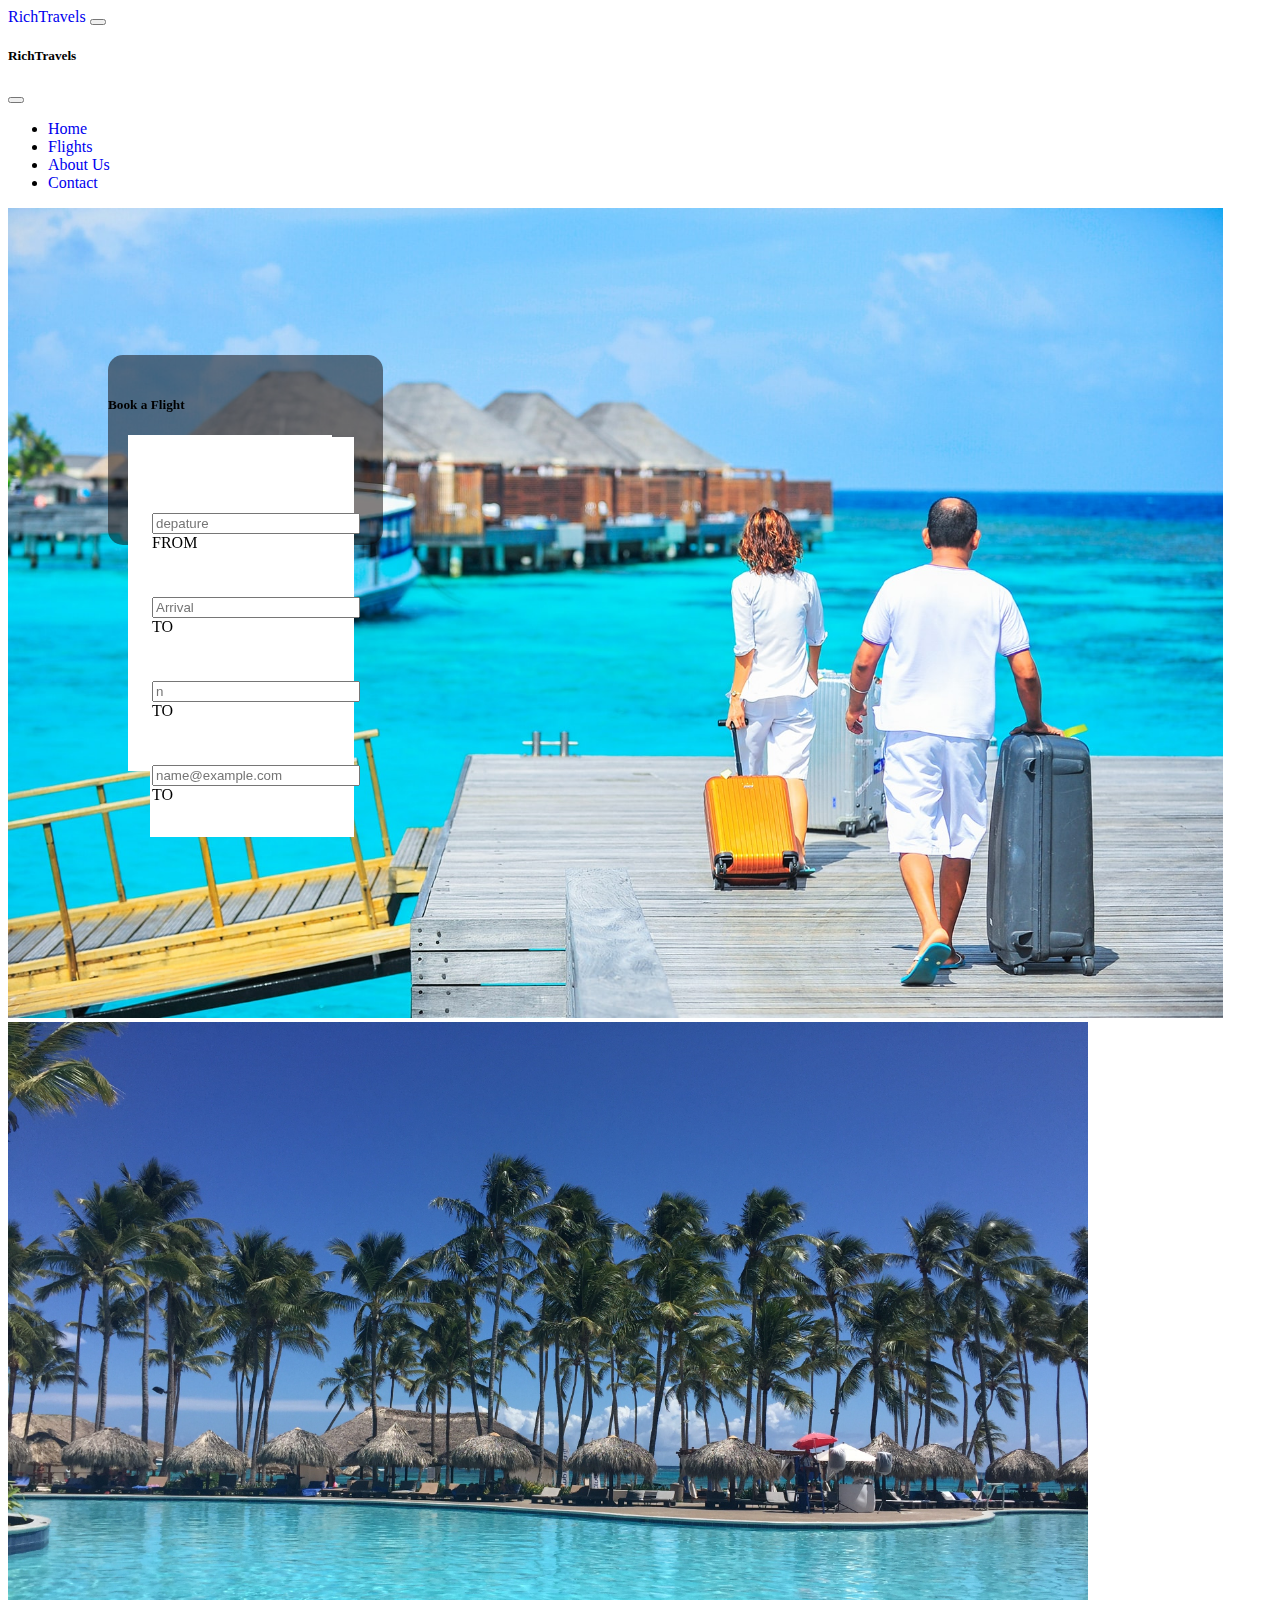
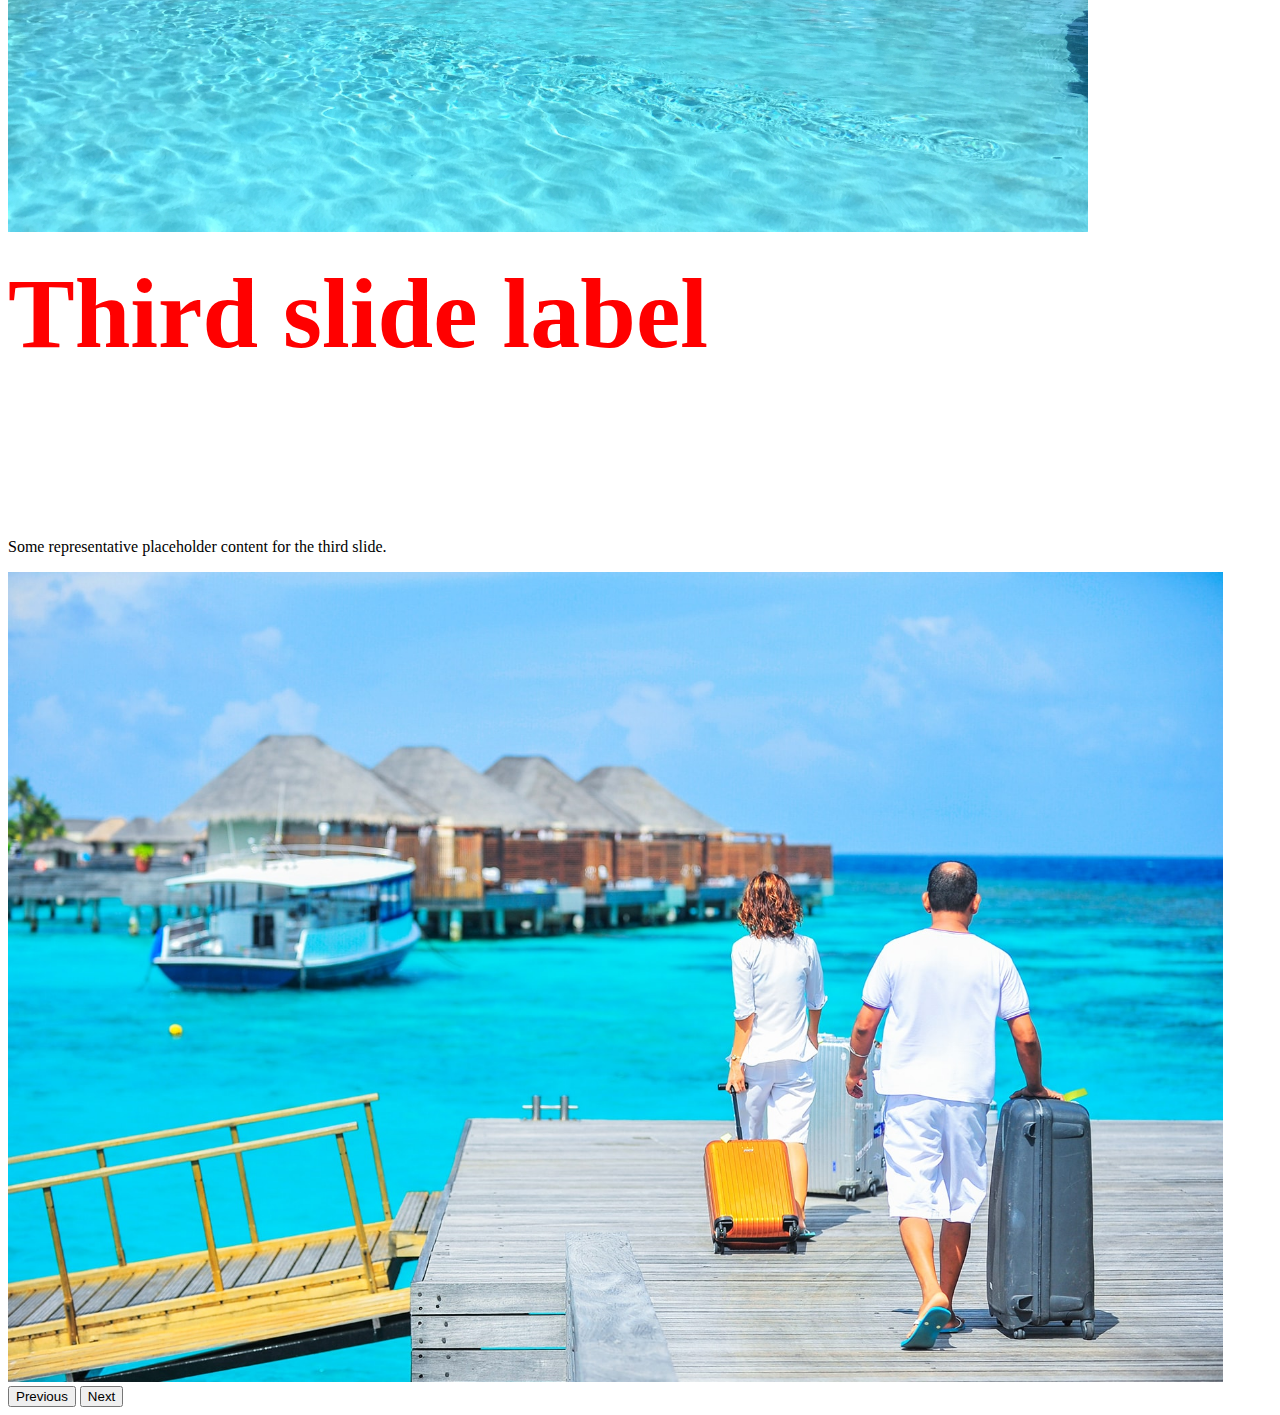
<file: airline/index.html>
<!DOCTYPE html>
<html lang="en">

<head>
    <meta charset="UTF-8">
    <meta http-equiv="X-UA-Compatible" content="IE=edge">
    <meta name="viewport" content="width=device-width, initial-scale=1.0">
    <link href="https://cdn.jsdelivr.net/npm/bootstrap@5.1.3/dist/css/bootstrap.min.css" rel="stylesheet" integrity="sha384-1BmE4kWBq78iYhFldvKuhfTAU6auU8tT94WrHftjDbrCEXSU1oBoqyl2QvZ6jIW3" crossorigin="anonymous">
    <link rel="stylesheet" href="https://cdn.jsdelivr.net/npm/bootstrap-icons@1.3.0/font/bootstrap-icons.css">
    <link rel="stylesheet" href="https://pro.fontawesome.com/releases/v5.10.0/css/all.css" integrity="sha384-AYmEC3Yw5cVb3ZcuHtOA93w35dYTsvhLPVnYs9eStHfGJvOvKxVfELGroGkvsg+p" crossorigin="anonymous" />
    <link rel="stylesheet" href="style.css">
    <title>Document</title>
    <style>

    </style>
</head>

<body>
    <nav class="navbar navbar-light bg-light navbar-expand-lg fixed-top">
        <div class="container-fluid">
            <a class="navbar-brand ms-5 fw-bold" href="#">RichTravels</a>
            <button class="navbar-toggler" type="button" data-bs-toggle="offcanvas" data-bs-target="#offcanvasNavbar" aria-controls="offcanvasNavbar">
            <span class="navbar-toggler-icon"></span>
          </button>
            <div class="offcanvas offcanvas-end" tabindex="-1" id="offcanvasNavbar" aria-labelledby="offcanvasNavbarLabel">
                <div class="offcanvas-header">
                    <h5 class="offcanvas-title fw-bold" id="offcanvasNavbarLabel">RichTravels</h5>
                    <button type="button" class="btn-close text-reset" data-bs-dismiss="offcanvas" aria-label="Close"></button>
                </div>
                <div class="offcanvas-body">
                    <ul class="navbar-nav justify-content-center flex-grow-1 pe-3">
                        <li class="nav-item">
                            <a class="nav-link active" aria-current="page" href="index.html">Home</a>
                        </li>
                        <li class="nav-item">
                            <a class="nav-link" href="flight-plan.html">Flights</a>
                        </li>
                        <li class="nav-item">
                            <a class="nav-link" href="#">About Us</a>
                        </li>
                        <li class="nav-item">
                            <a class="nav-link" href="#l">Contact</a>
                        </li>
                    </ul>

                </div>
            </div>
        </div>
    </nav>
    <div class="contianer-fluid">
        <div id="carouselExampleFade" class="carousel slide carousel-dark carousel-fade" data-bs-ride="carousel">
            <div class="carousel-inner">

                <div class="carousel-item active">
                    <img src="images/hotel1.jpg" class="d-block w-100" alt="..." style="height: 90vh;">
                </div>
                <div class="carousel-item">
                    <img src="images/1.jpg" class="d-block w-100" alt="..." style="height: 90vh;">
                    <div class="carousel-caption d-md-block">
                        <h5 style="color:red;font-size: 100px;text-align: left;margin-top: 20px;">Third slide label</h5>
                        <p>Some representative placeholder content for the third slide.</p>
                    </div>
                </div>
                <div class="carousel-item">
                    <img src="images/hotel1.jpg" class="d-block w-100" alt="..." style="height: 90vh;">
                </div>
            </div>
            <div class="vertical-center">
                <div class="container">
                    <div class="row d-flex justify-content-center flight-booking">
                        <h5 class="ms-3 text-white">Book a Flight</h5>
                        <div class="col-lg-3 col-md-6 col-xs-12 d-flex" style="height: 80px;">
                            <div class="icons">
                                <i class="fas fa-plane-departure"></i>
                            </div>
                            <div class="form-floating mb-3 ms-1 pe-5">
                                <input type="email" class="form-control border-0" id="floatingInput" style="width:100%;" placeholder="depature">
                                <label for="floatingInput fw-bold">FROM</label>
                            </div>
                        </div>
                        <div class="col-md-3 col-sm-4 col-xs-12 d-flex" style="height: 80px;">
                            <div class="icons">
                                <i class="fas fa-plane-arrival"></i>
                            </div>
                            <div class="form-floating mb-3 ms-1 pe-5">
                                <input type="email " class="form-control border-0 " id="floatingInput" style="width: 100%;" placeholder="Arrival">
                                <label for="floatingInput fw-bold ">TO</label>
                            </div>
                        </div>
                        <div class="col-md-3 col-sm-4 col-xs-12 d-flex" style="height: 80px;">
                            <div class="icons">
                                <i class="fas fa-plane-arrival"></i>
                            </div>
                            <div class="form-floating mb-3 ms-1 pe-5 ">
                                <input type="email " class="form-control border-0 " id="floatingInput " style="width: 100%; " placeholder="n">
                                <label for="floatingInput fw-bold ">TO</label>
                            </div>
                        </div>
                        <div class="col-md-3 col-sm-4 col-xs-12 d-flex" style="height: 80px;">
                            <div class="icons">
                                <i class="fas fa-plane-arrival"></i>
                            </div>
                            <div class="form-floating mb-3 ms-1 pe-5 ">
                                <input type="email " class="form-control border-0 " id="floatingInput " style="width: 100%; " placeholder="name@example.com ">
                                <label for="floatingInput fw-bold ">TO</label>
                            </div>
                        </div>

                    </div>

                </div>
            </div>

            <button class="carousel-control-prev" type="button" data-bs-target="#carouselExampleFade" data-bs-slide="prev">
                <span class="carousel-control-prev-icon" aria-hidden="true"></span>
                <span class="visually-hidden">Previous</span>
              </button>
            <button class="carousel-control-next" type="button" data-bs-target="#carouselExampleFade" data-bs-slide="next">
                <span class="carousel-control-next-icon" aria-hidden="true"></span>
                <span class="visually-hidden">Next</span>
            </button>
        </div>
    </div>


    <script src="https://cdn.jsdelivr.net/npm/@popperjs/core@2.10.2/dist/umd/popper.min.js " integrity="sha384-7+zCNj/IqJ95wo16oMtfsKbZ9ccEh31eOz1HGyDuCQ6wgnyJNSYdrPa03rtR1zdB " crossorigin="anonymous "></script>
    <script src="https://cdn.jsdelivr.net/npm/bootstrap@5.1.3/dist/js/bootstrap.min.js " integrity="sha384-QJHtvGhmr9XOIpI6YVutG+2QOK9T+ZnN4kzFN1RtK3zEFEIsxhlmWl5/YESvpZ13 " crossorigin="anonymous "></script>

</body>

</html>
</file>
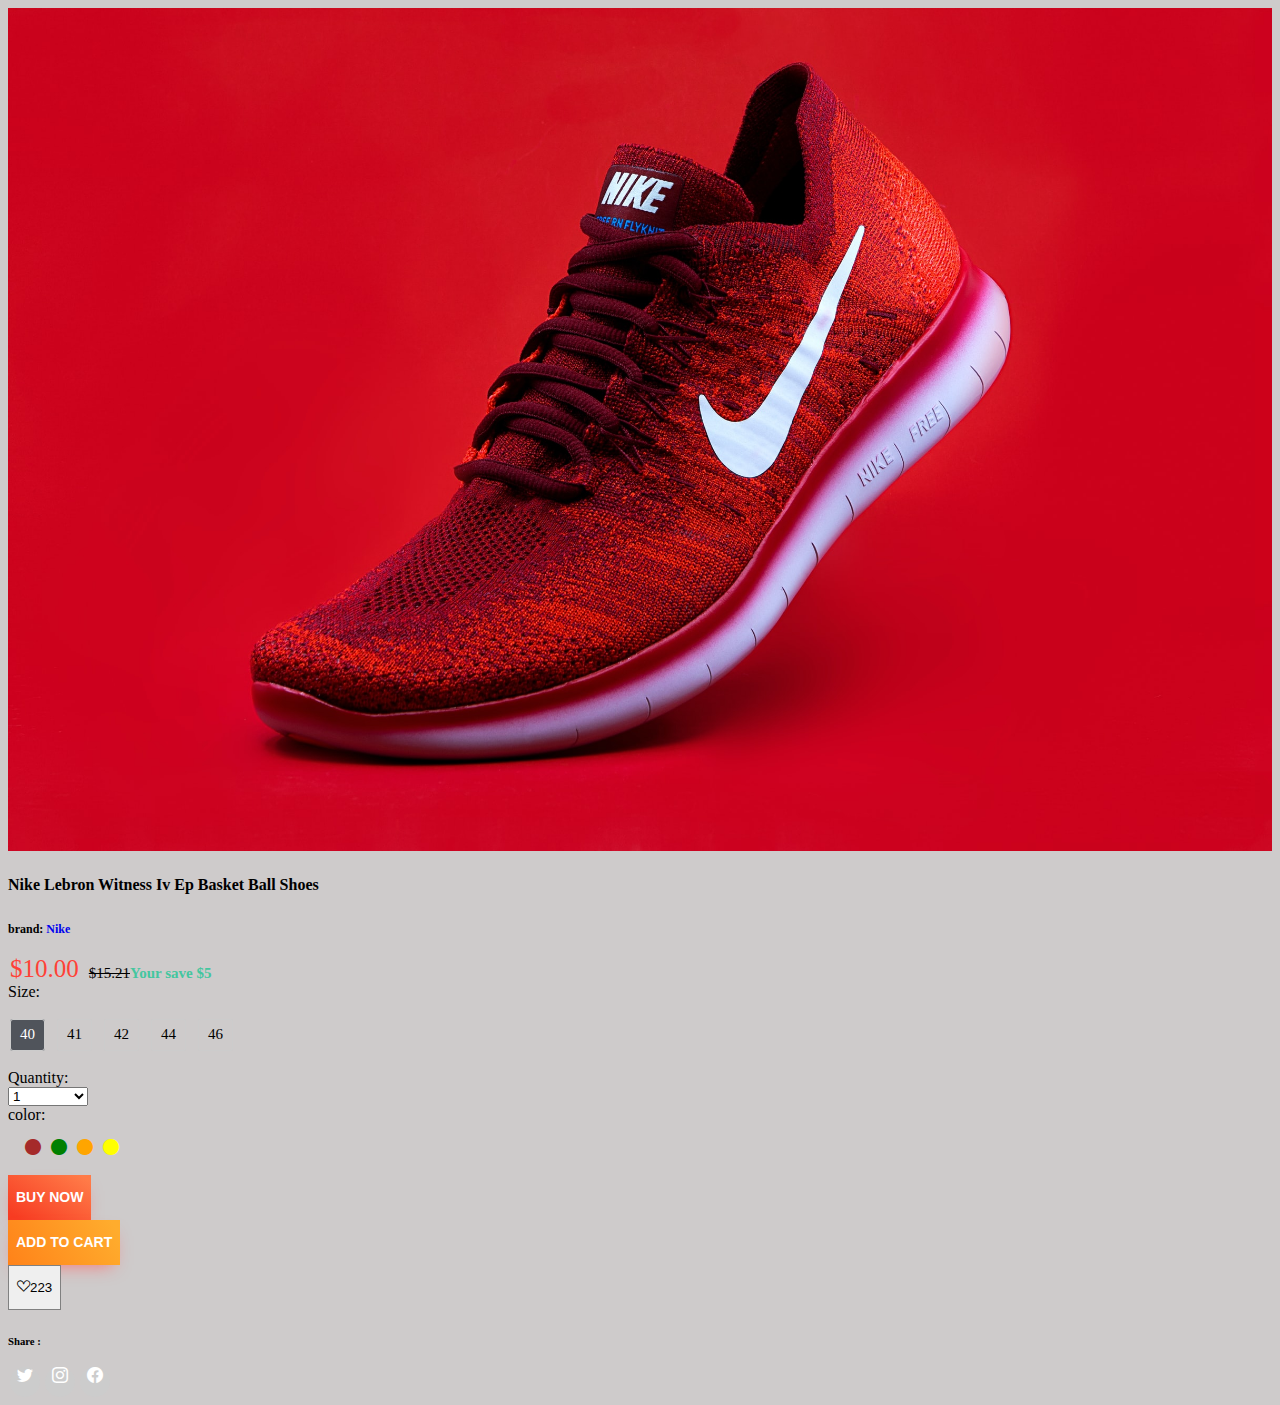
<file: IntoductionToNodeJS/index.html>
<!DOCTYPE html>
<html lang="en">

<head>
    <meta charset="UTF-8">
    <meta http-equiv="X-UA-Compatible" content="IE=edge">
    <meta name="viewport" content="width=device-width, initial-scale=1.0">
    <title>Document</title>
    <link href="https://cdn.jsdelivr.net/npm/bootstrap@5.1.3/dist/css/bootstrap.min.css" rel="stylesheet" integrity="sha384-1BmE4kWBq78iYhFldvKuhfTAU6auU8tT94WrHftjDbrCEXSU1oBoqyl2QvZ6jIW3" crossorigin="anonymous">
    <link rel="stylesheet" href="https://cdn.jsdelivr.net/npm/bootstrap-icons@1.3.0/font/bootstrap-icons.css">
    <style>
        body {
            background-color: rgb(206, 203, 203);
        }
        
        a {
            text-decoration: none;
        }
        
        .product-title {
            text-transform: uppercase;
            margin: 0 0 15px;
        }
        
        .Product-price {
            display: flex;
            padding-left: 2px;
            font-size: 20px;
            margin-top: -10px;
        }
        
        .new-price {
            color: #ff4136;
            font-size: 25px;
        }
        
        .old-price {
            text-decoration: line-through;
            margin-right: 4px;
            font-size: 15px;
            margin: 10px 0px 0px 10px;
        }
        
        .saving {
            font-size: 15px;
            color: #44c69f;
            font-weight: 700;
            margin-top: 10px;
        }
        
        .product-size-list {
            list-style: none;
            display: flex;
            padding: 2px;
        }
        
        .product-size-list li {
            margin-right: 12px;
            padding: 0 10px;
            box-shadow: inset 0 0 0 1px #ccc;
            border-radius: 3px;
            cursor: pointer;
        }
        
        .selected {
            background-color: #50545b;
            border: none;
            color: #fff;
        }
        
        .product-size-list li div {
            height: 32px;
            line-height: 30px;
            white-space: nowrap;
            font-size: 15px;
        }
        
        .color-option {
            margin-left: 15px;
        }
        
        .color-option li {
            margin-right: 10px;
            margin-top: -3px;
        }
        
        .brown {
            color: brown;
        }
        
        .green {
            color: green;
        }
        
        .orange {
            color: orange;
        }
        
        .yellow {
            color: yellow;
        }
        
        .buy-btn {
            box-shadow: 0 0.5rem 1.125rem -0.5rem rgb(254 105 106 / 90%);
            cursor: pointer;
            text-align: center;
            border: 0;
            text-transform: uppercase;
            background-image: linear-gradient( 213deg, #ff7b48 7%, #f73c22 92%);
            padding: 8px;
            display: block;
            color: white;
            font-size: 14px;
            font-weight: 600;
            height: 45px;
        }
        
        .cart-btn {
            box-shadow: 0 0.5rem 1.125rem -0.5rem rgb(254 105 106 / 90%);
            cursor: pointer;
            text-align: center;
            border: 0;
            text-transform: uppercase;
            background-image: linear-gradient( 239deg, #ffac2d 7%, #ff8219);
            padding: 8px;
            display: block;
            color: white;
            font-size: 14px;
            font-weight: 600;
            height: 45px;
        }
        
        .wish-btn {
            height: 45px;
            border: 1px solid gray;
            padding: 8px;
            display: block;
            text-align: center;
        }
        
        .share-links {
            display: flex;
            padding-left: 2px;
            margin-top: -5px;
        }
        
        .share-links a {
            text-align: none;
            background-color: #ccc;
            border-radius: 50%;
            padding: 0px 5px;
            height: 30px;
            margin-right: 5px;
        }
        
        .share-links a i {
            padding: 2px;
            color: white;
        }
        
        .share-links a:hover {
            background-color: white;
            border: 1px solid rgb(204, 203, 203);
        }
        
        .share-links a:hover>i {
            color: red;
        }
    </style>
</head>

<body>
    <div class="container">
        <div class="row bg-light p-4 mt-5">
            <div class="col-md-6 productImage mt-5">
                <img src="sneaker.jpg" alt="nike sneaker" style="width: 100%;height:80%;">
            </div>

            <div class="col-md-5 col-lg-5 col-sm-12 col-xs-12 mt-5">
                <div>
                    <div class="title">
                        <h4>Nike Lebron Witness Iv Ep Basket Ball Shoes</h4>
                    </div>
                    <div class="d-flex mt-3">
                        <h6 class="text-uppercase" style="font-size: 12px;">brand: <span><a href="#" >Nike</a> </span></h6>
                        <!-- <i class="bi bi-star "></i> -->
                    </div>
                    <!-- <p>The Nike Air Max Bolt moves in a white and black man-made upper with mesh inserts to keep things breezy. This ultra-cushioned design makes running or working-out real comfortable</p> -->

                    <div class="Product-price mt-2 ">
                        <span class="new-price ">$10.00</span>
                        <span class="old-price ">$15.21</span>
                        <span class="saving ms-4 ">Your save $5</span>
                    </div>

                    <div class="product-info d-flex mt-3 ">
                        <div class="product-size mb-3 me-4 ">
                            <span>Size: </span>
                        </div>
                        <ul class="product-size-list ">
                            <li class="selected ">
                                <div><span>40</span></div>
                            </li>
                            <li>
                                <div><span>41</span></div>
                            </li>
                            <li>
                                <div><span>42</span></div>
                            </li>
                            <li>
                                <div><span>44</span></div>
                            </li>
                            <li>
                                <div><span>46</span></div>
                            </li>
                        </ul>
                    </div>
                    <div class="quantity d-flex mt-3 ">
                        <div class="quantity-title d-flex mb-3 me-4 ">
                            <span>Quantity: </span>
                        </div>
                        <select class="form-select me-3 " style="width: 5rem; ">
                            <option value="1 ">1</option>
                            <option value="2 ">2</option>
                            <option value="3 ">3</option>
                            <option value="4 ">4</option>
                            <option value="5 ">5</option>
                        </select>
                    </div>
                    <div class="colors d-flex mt-3 ">
                        <span>color: </span>
                        <ul class="color-option " style="list-style:none; display: flex;padding: 2px; ">
                            <li class="brown "><i class="bi bi-circle-fill "></i></li>
                            <li class="green "><i class="bi bi-circle-fill "></i></li>
                            <li class="orange "><i class="bi bi-circle-fill "></i></li>
                            <li class="yellow "><i class="bi bi-circle-fill "></i></li>
                        </ul>
                    </div>


                    <div class=" button mb-3 d-flex mt-3 ">
                        <button class="btn buy-btn d-block w-100 " type="submit "><span>Buy Now</span></button>
                        <button class="btn cart-btn d-block w-100 ms-2 " type="submit "><span>Add to Cart</span></button>
                        <button class="btn wish-btn d-block ms-2 w-50 d-flex " data-toggle="button ">
                            <i class="bi bi-suit-heart ms-2 me-2 "></i><span>223</span>
                          </button>
                    </div>

                    <div class="share d-flex mt-4 ">
                        <h6>Share :</h6>
                        <div class="share-links ">
                            <a href="# "><i class="bi bi-twitter "></i></a>
                            <a href="# "><i class="bi bi-instagram "></i></a>
                            <a href="# "><i class="bi bi-facebook "></i></a>

                        </div>
                    </div>
                </div>

            </div>
        </div>
        <script src="https://cdn.jsdelivr.net/npm/@popperjs/core@2.10.2/dist/umd/popper.min.js " integrity="sha384-7+zCNj/IqJ95wo16oMtfsKbZ9ccEh31eOz1HGyDuCQ6wgnyJNSYdrPa03rtR1zdB " crossorigin="anonymous "></script>
        <script src="https://cdn.jsdelivr.net/npm/bootstrap@5.1.3/dist/js/bootstrap.min.js " integrity="sha384-QJHtvGhmr9XOIpI6YVutG+2QOK9T+ZnN4kzFN1RtK3zEFEIsxhlmWl5/YESvpZ13 " crossorigin="anonymous "></script>

</body>

</html>
</file>
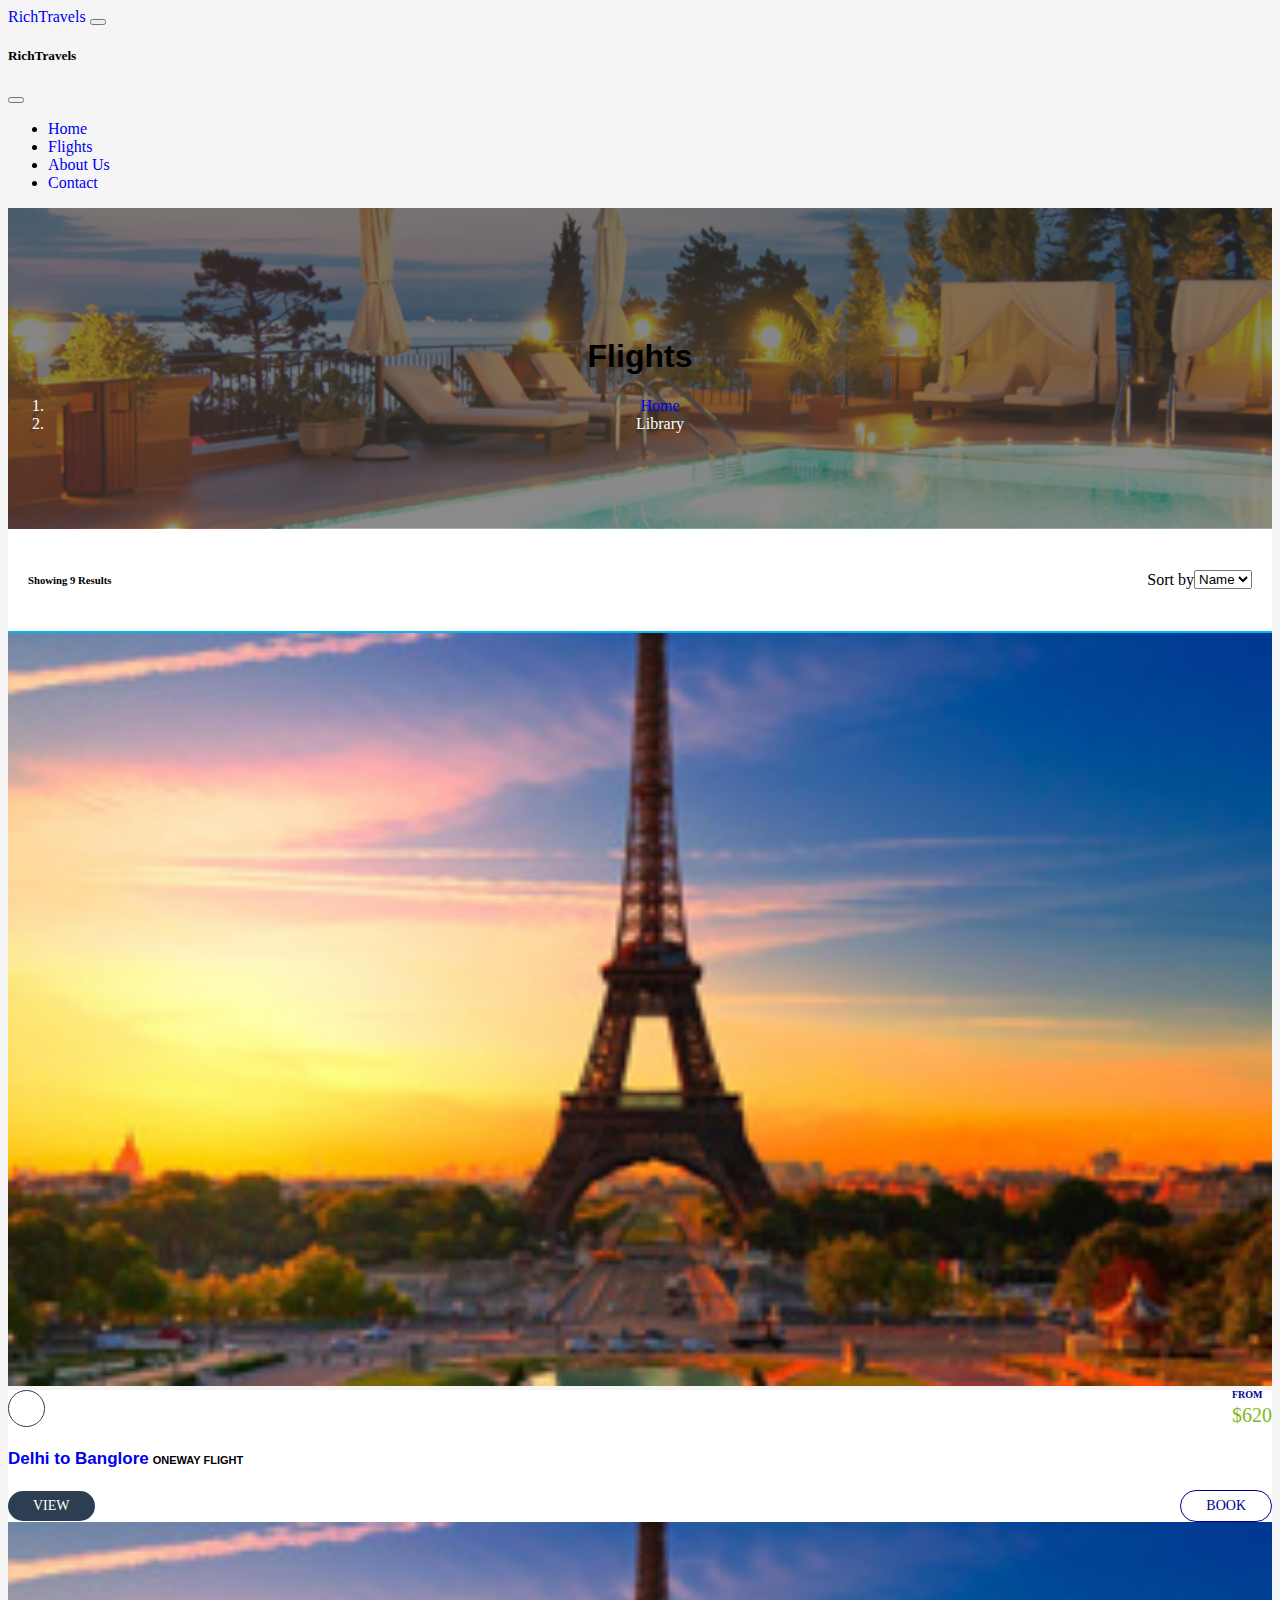
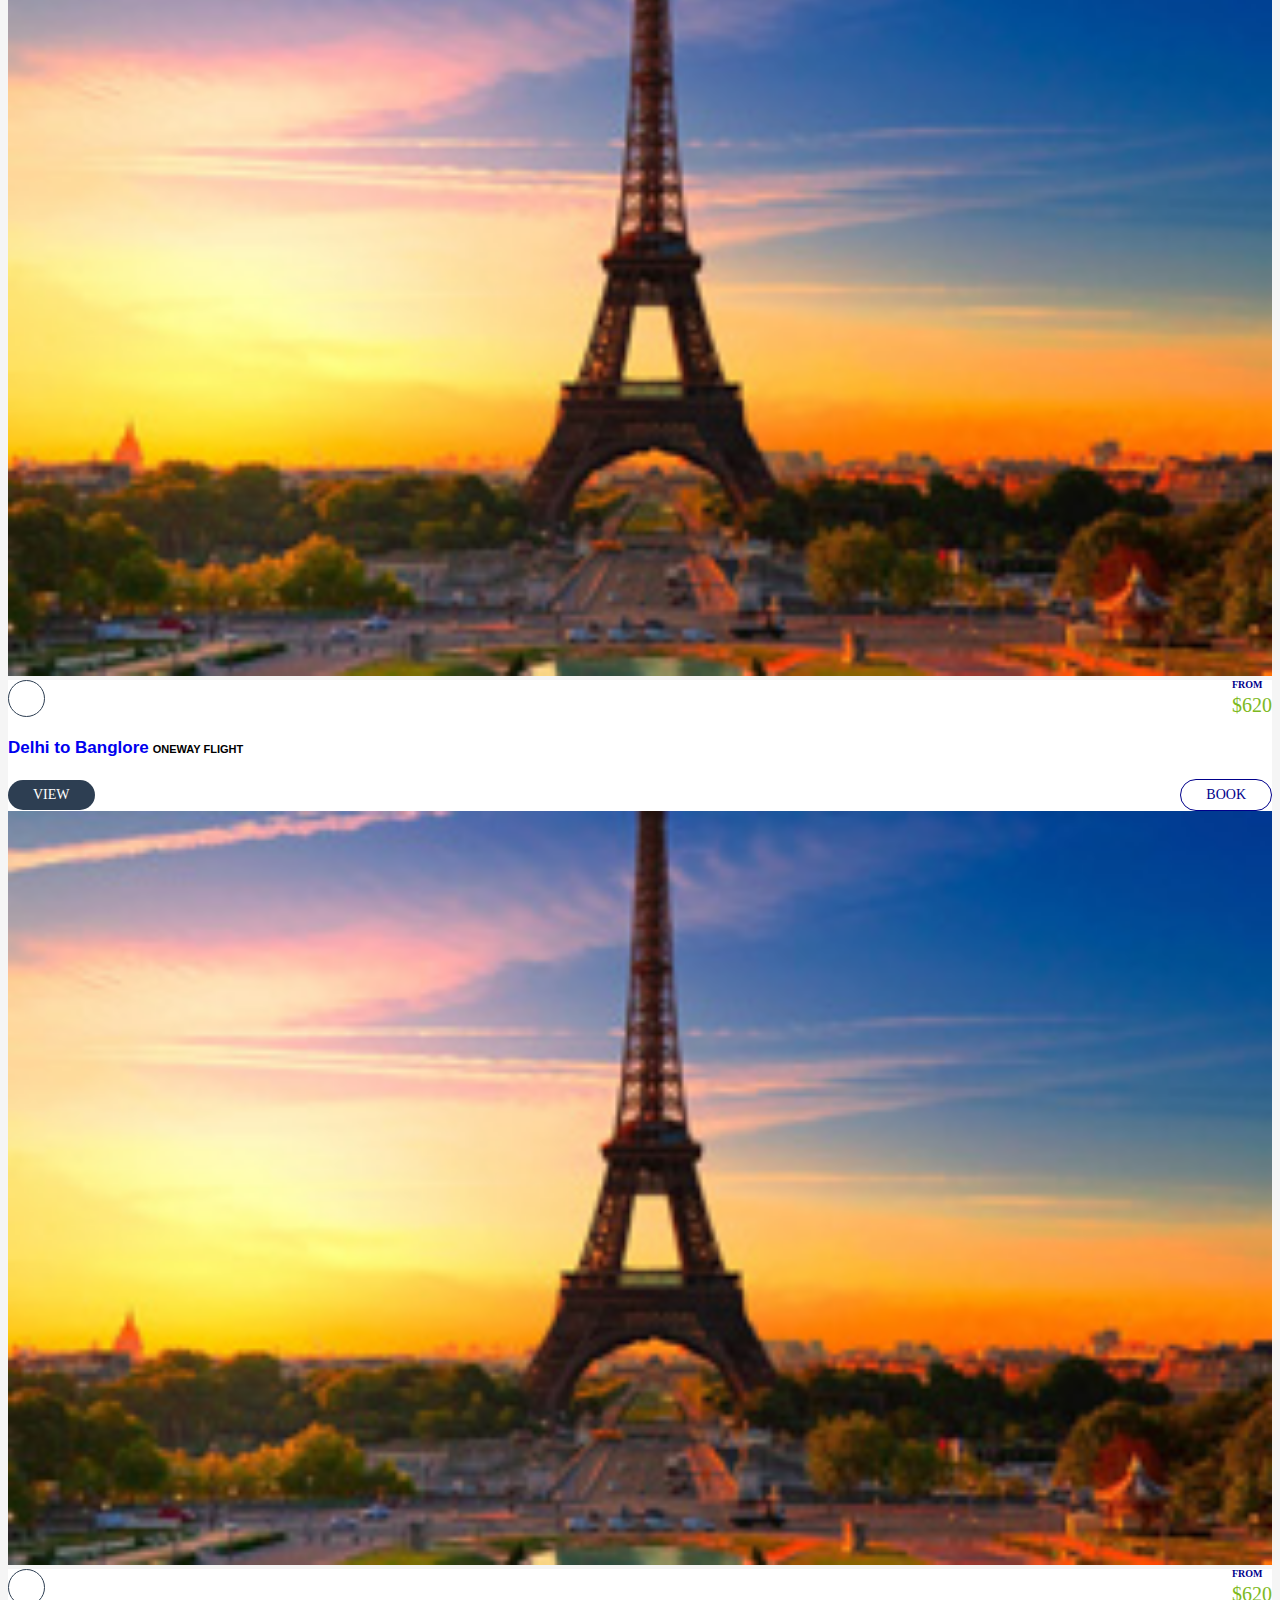
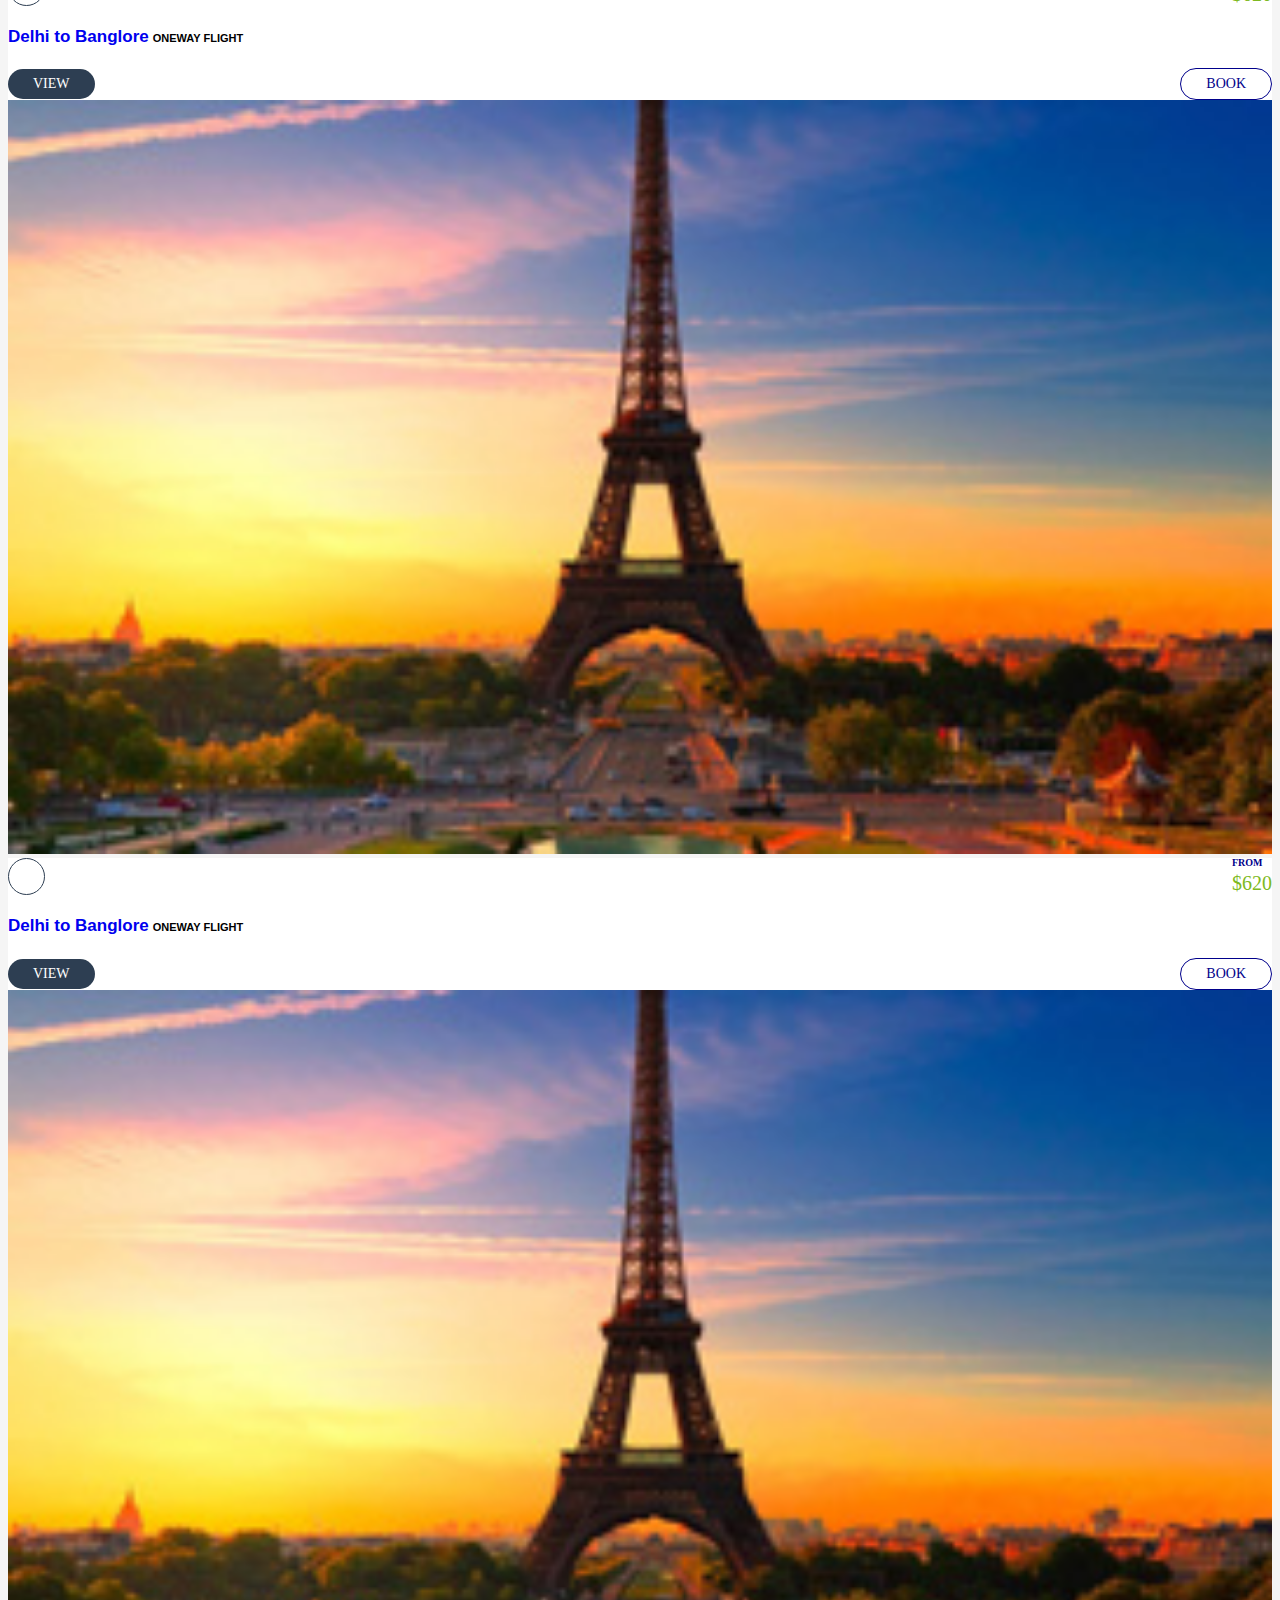
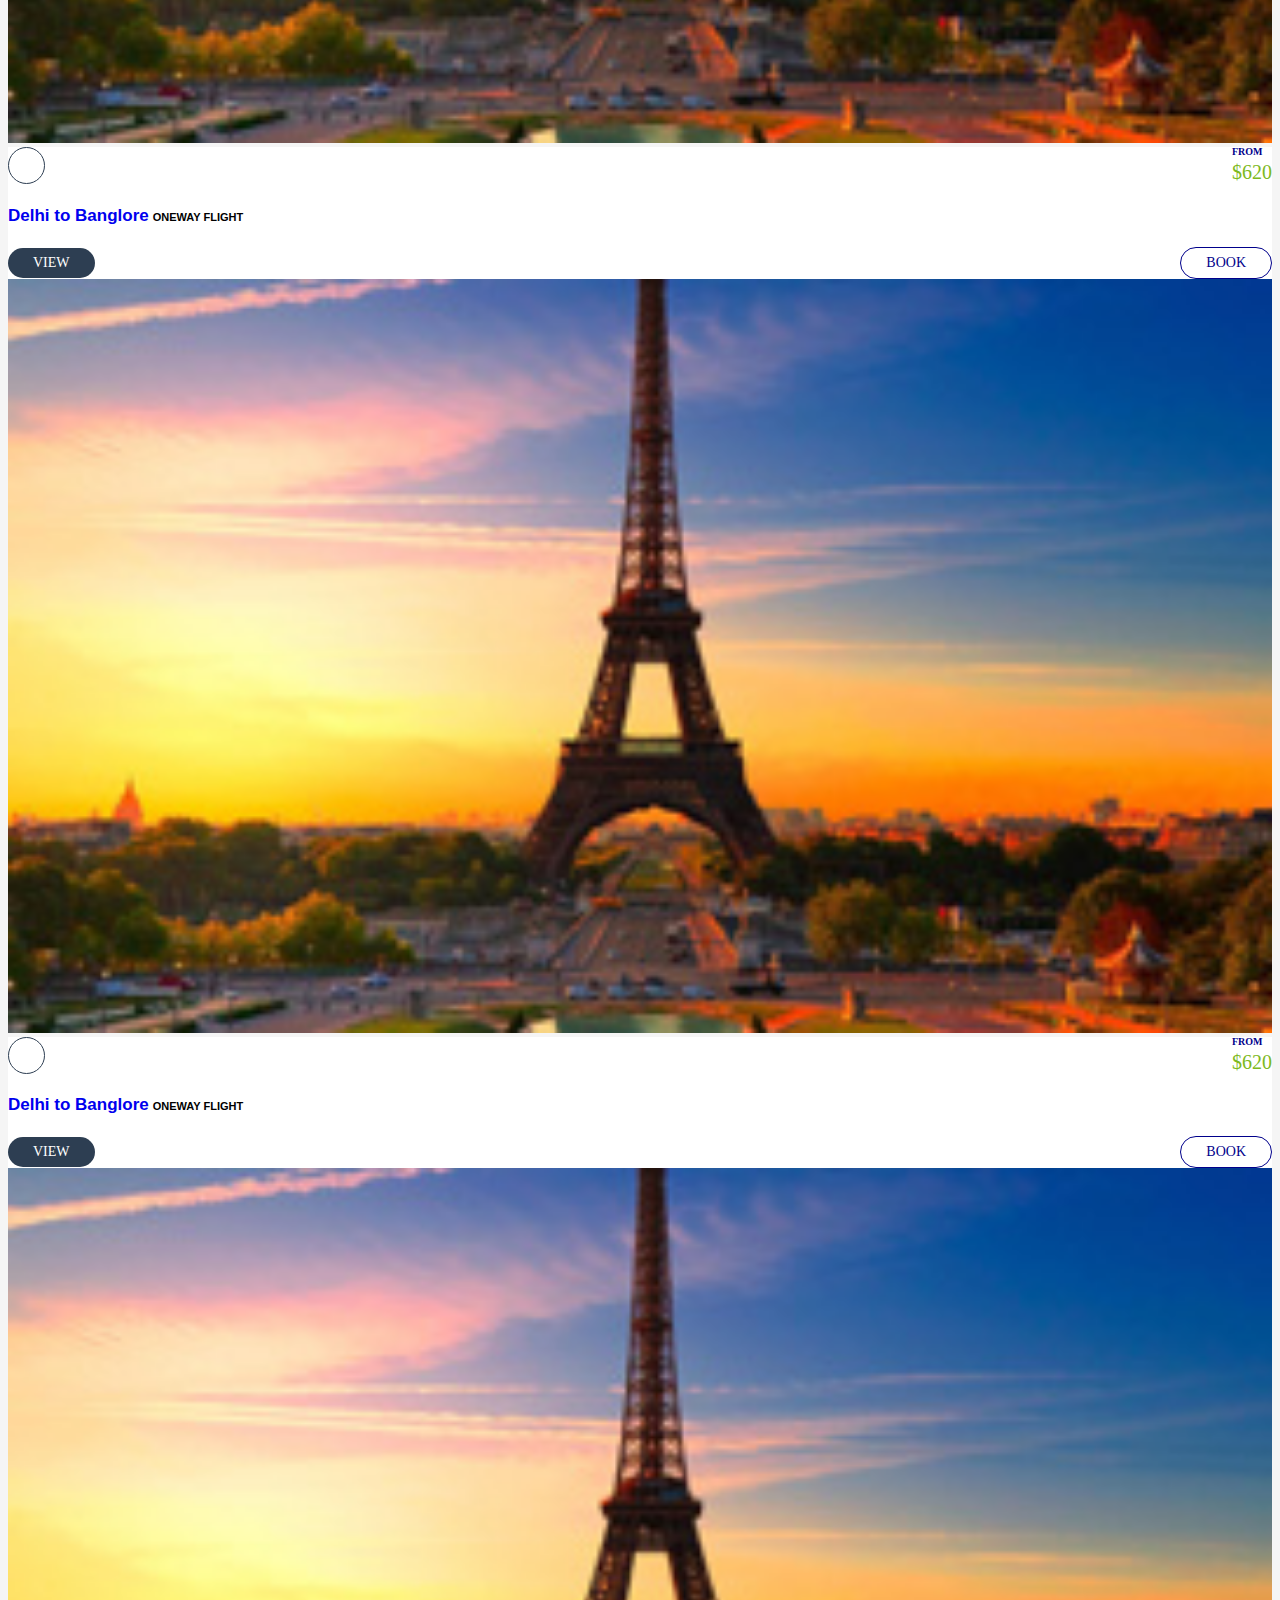
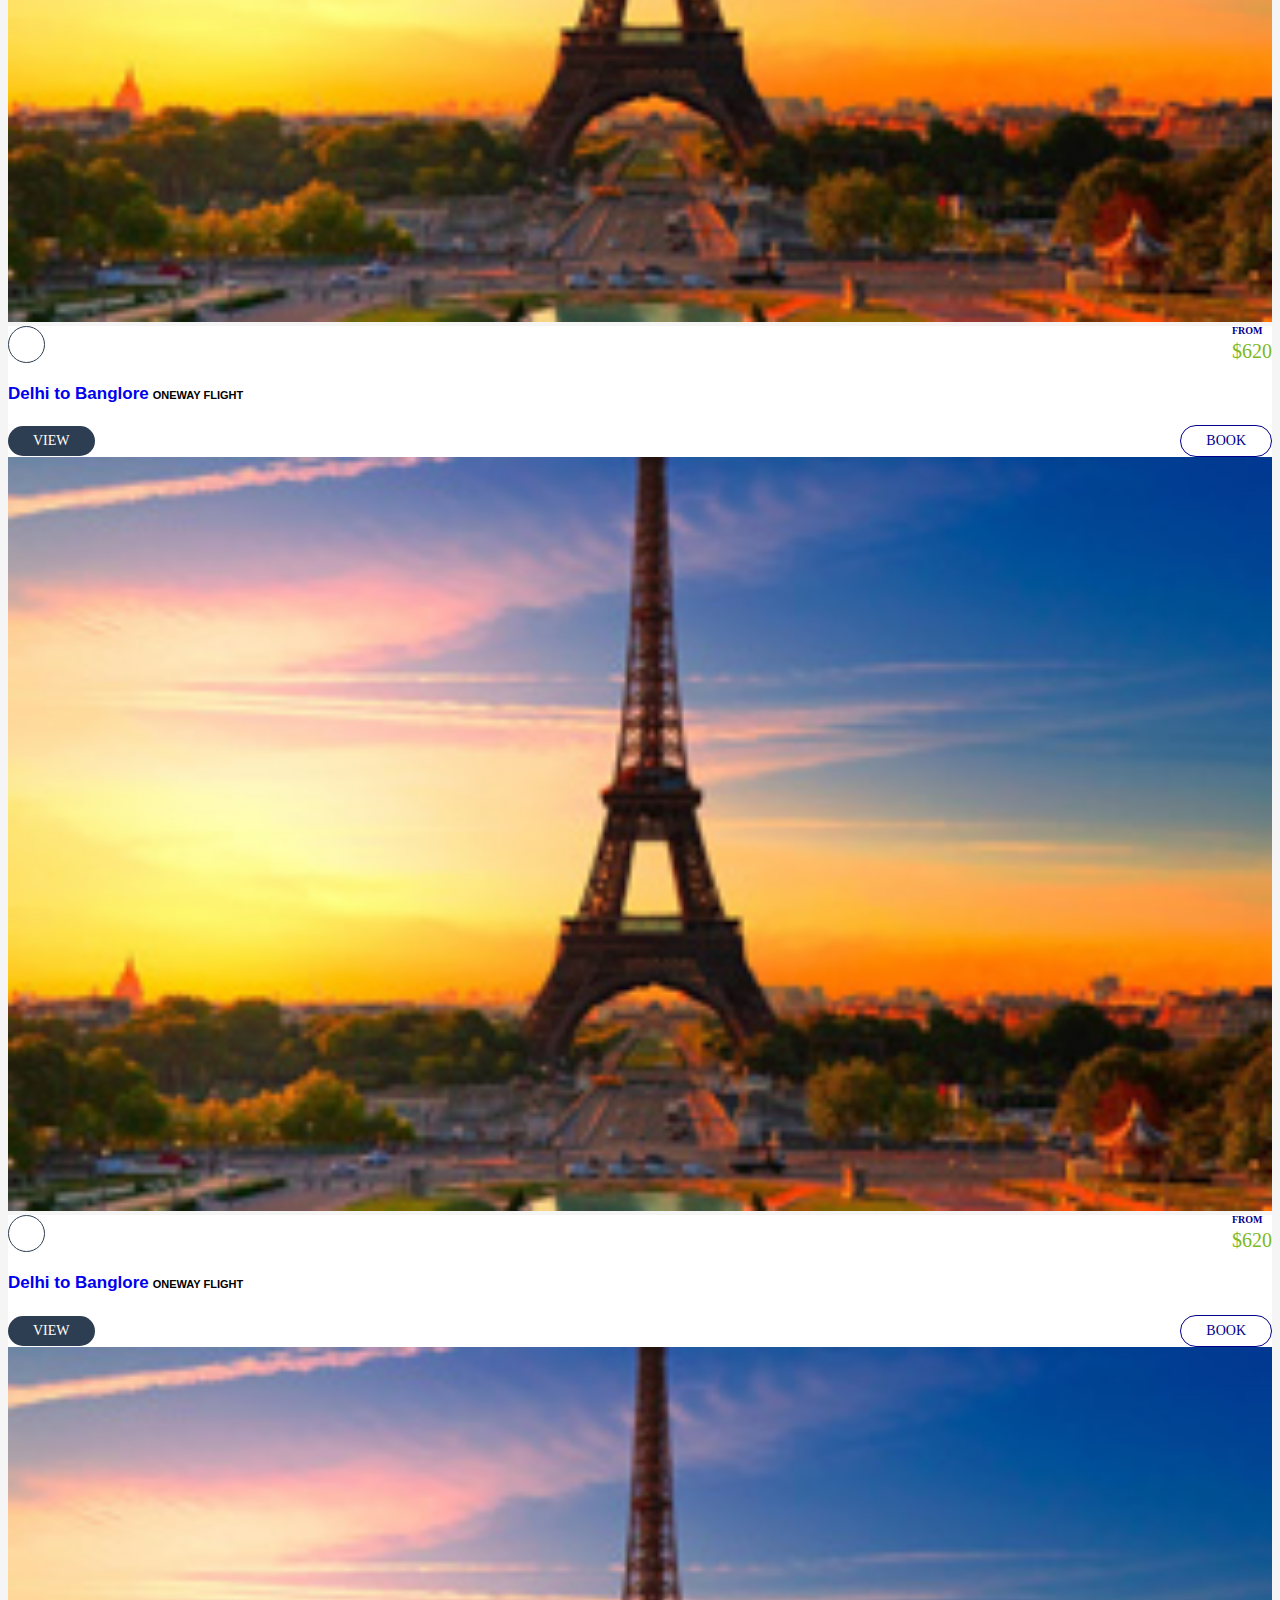
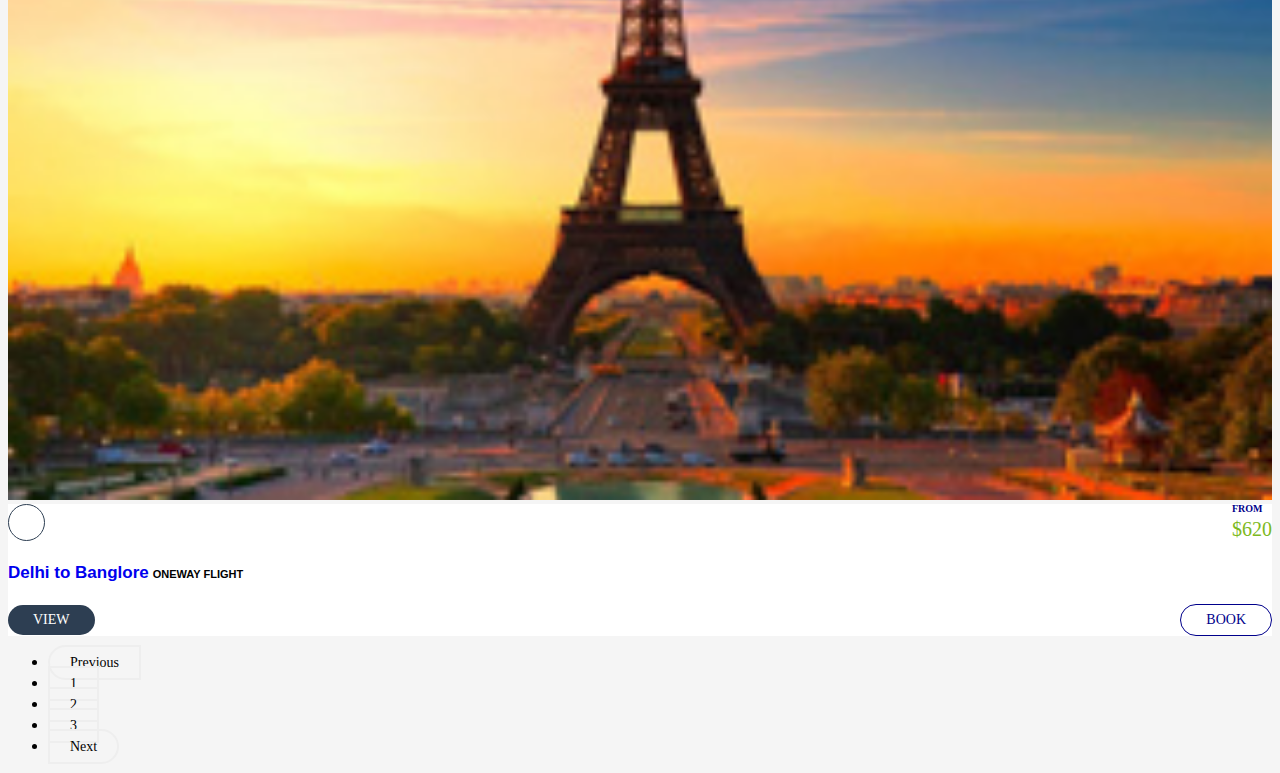
<file: airline/flight-plan.html>
<!DOCTYPE html>
<html lang="en">

<head>
    <meta charset="UTF-8">
    <meta http-equiv="X-UA-Compatible" content="IE=edge">
    <meta name="viewport" content="width=device-width, initial-scale=1.0">
    <link href="https://cdn.jsdelivr.net/npm/bootstrap@5.1.3/dist/css/bootstrap.min.css" rel="stylesheet" integrity="sha384-1BmE4kWBq78iYhFldvKuhfTAU6auU8tT94WrHftjDbrCEXSU1oBoqyl2QvZ6jIW3" crossorigin="anonymous">
    <link rel="stylesheet" href="https://cdn.jsdelivr.net/npm/bootstrap-icons@1.3.0/font/bootstrap-icons.css">
    <link rel="stylesheet" href="https://pro.fontawesome.com/releases/v5.10.0/css/all.css" integrity="sha384-AYmEC3Yw5cVb3ZcuHtOA93w35dYTsvhLPVnYs9eStHfGJvOvKxVfELGroGkvsg+p" crossorigin="anonymous" />
    <link rel="stylesheet" href="style.css">
    <title>Document</title>
</head>

<body style="background: #f5f5f5;">
    <nav class="navbar navbar-light bg-light navbar-expand-lg fixed-top">
        <div class="container-fluid">
            <a class="navbar-brand ms-5 fw-bold" href="#">RichTravels</a>
            <button class="navbar-toggler" type="button" data-bs-toggle="offcanvas" data-bs-target="#offcanvasNavbar" aria-controls="offcanvasNavbar">
            <span class="navbar-toggler-icon"></span>
          </button>
            <div class="offcanvas offcanvas-end" tabindex="-1" id="offcanvasNavbar" aria-labelledby="offcanvasNavbarLabel">
                <div class="offcanvas-header">
                    <h5 class="offcanvas-title fw-bold" id="offcanvasNavbarLabel">RichTravels</h5>
                    <button type="button" class="btn-close text-reset" data-bs-dismiss="offcanvas" aria-label="Close"></button>
                </div>
                <div class="offcanvas-body">
                    <ul class="navbar-nav justify-content-center flex-grow-1 pe-3">
                        <li class="nav-item">
                            <a class="nav-link active" aria-current="page" href="index.html">Home</a>
                        </li>
                        <li class="nav-item">
                            <a class="nav-link" href="flight-plan.html">Flights</a>
                        </li>
                        <li class="nav-item">
                            <a class="nav-link" href="#">About Us</a>
                        </li>
                        <li class="nav-item">
                            <a class="nav-link" href="#l">Contact</a>
                        </li>
                    </ul>

                </div>
            </div>
        </div>
    </nav>
    <div class="subheader section-padding">
        <div class="container">
            <div class="row">
                <div class="col-12 crumbs-holder">
                    <h1 class="text-white fw-bold">Flights</h1>
                    <nav aria-label="breadcrumb">
                        <ol class=" breadcrumb justify-content-center">
                            <li class="breadcrumb-item"><a href="# ">Home</a></li>
                            <li class="breadcrumb-item" aria-current="page ">Library</li>
                        </ol>
                    </nav>
                </div>
            </div>
        </div>
    </div>
    <div class="container mt-5 ">
        <div class="row ">
            <div class="col-12 ">
                <div class="flight-listings">
                    <h6 class="mt-2">Showing 9 Results</h6>
                    <div class="sort-by ">
                        <span class="me-2 ">Sort by</span>
                        <div class="form-holder ">
                            <select class="form-select " aria-label="Default select example ">
                                <option value="1 ">Name</option>
                                <option value="2 ">Price</option>
                                <option value="3 ">Time</option>
                              </select>
                        </div>
                    </div>
                </div>
            </div>

        </div>
        <div class="row mt-5 ">
            <div class="col-lg-4 col-md-6 ">
                <div class="flights ">
                    <div class="flights-info bx-wrapper ">
                        <div class="destination-img ">
                            <a href="# ">
                                <img src="images/delhi.jpg " class="full-width " alt="img ">
                            </a>
                        </div>
                        <div class="flights-caption p-4 bg-custom-white p-relative ">
                            <div class="caption-details ">
                                <div class="left-side ">
                                    <i class="fas fa-plane text-gray "></i>
                                    <div class="info mt-3 ">
                                        <h4 class="d-flex flex-column ">
                                            <a href="# " class="flight-name ">Delhi to Banglore</a>
                                            <span class="flight-type mt-1 ">Oneway Flight</span>
                                        </h4>
                                    </div>
                                </div>
                                <div class="right-side ">
                                    <span class="price "><small>From <br> </small>$620</span>
                                </div>
                            </div>
                            <div class="action mt-2 ">
                                <a class="btn-view " href="# " tabindex="-1 ">View</a>
                                <a class="btn-book " href="# ">Book</a>
                            </div>
                        </div>
                    </div>
                </div>
            </div>
            <div class="col-lg-4 col-md-6 ">
                <div class="flights ">
                    <div class="flights-info bx-wrapper ">
                        <div class="destination-img ">
                            <a href="# ">
                                <img src="images/delhi.jpg " class="full-width " alt="img ">
                            </a>
                        </div>
                        <div class="flights-caption p-4 bg-custom-white p-relative ">
                            <div class="caption-details ">
                                <div class="left-side ">
                                    <i class="fas fa-plane text-gray "></i>
                                    <div class="info mt-3 ">
                                        <h4 class="d-flex flex-column ">
                                            <a href="# " class="flight-name ">Delhi to Banglore</a>
                                            <span class="flight-type mt-1 ">Oneway Flight</span>
                                        </h4>
                                    </div>
                                </div>
                                <div class="right-side ">
                                    <span class="price "><small>From <br> </small>$620</span>
                                </div>
                            </div>
                            <div class="action mt-2 ">
                                <a class="btn-view " href="# " tabindex="-1 ">View</a>
                                <a class="btn-book " href="# ">Book</a>
                            </div>
                        </div>
                    </div>
                </div>
            </div>
            <div class="col-lg-4 col-md-6 ">
                <div class="flights ">
                    <div class="flights-info bx-wrapper ">
                        <div class="destination-img ">
                            <a href="# ">
                                <img src="images/delhi.jpg " class="full-width " alt="img ">
                            </a>
                        </div>
                        <div class="flights-caption p-4 bg-custom-white p-relative ">
                            <div class="caption-details ">
                                <div class="left-side ">
                                    <i class="fas fa-plane text-gray "></i>
                                    <div class="info mt-3 ">
                                        <h4 class="d-flex flex-column ">
                                            <a href="# " class="flight-name ">Delhi to Banglore</a>
                                            <span class="flight-type mt-1 ">Oneway Flight</span>
                                        </h4>
                                    </div>
                                </div>
                                <div class="right-side ">
                                    <span class="price "><small>From <br> </small>$620</span>
                                </div>
                            </div>
                            <div class="action mt-2 ">
                                <a class="btn-view " href="# " tabindex="-1 ">View</a>
                                <a class="btn-book " href="# ">Book</a>
                            </div>
                        </div>
                    </div>
                </div>
            </div>
        </div>
        <div class="row mt-5 ">
            <div class="col-lg-4 col-md-6 ">
                <div class="flights ">
                    <div class="flights-info bx-wrapper ">
                        <div class="destination-img ">
                            <a href="# ">
                                <img src="images/delhi.jpg " class="full-width " alt="img ">
                            </a>
                        </div>
                        <div class="flights-caption p-4 bg-custom-white p-relative ">
                            <div class="caption-details ">
                                <div class="left-side ">
                                    <i class="fas fa-plane text-gray "></i>
                                    <div class="info mt-3 ">
                                        <h4 class="d-flex flex-column ">
                                            <a href="# " class="flight-name ">Delhi to Banglore</a>
                                            <span class="flight-type mt-1 ">Oneway Flight</span>
                                        </h4>
                                    </div>
                                </div>
                                <div class="right-side ">
                                    <span class="price "><small>From <br> </small>$620</span>
                                </div>
                            </div>
                            <div class="action mt-2 ">
                                <a class="btn-view " href="# " tabindex="-1 ">View</a>
                                <a class="btn-book " href="# ">Book</a>
                            </div>
                        </div>
                    </div>
                </div>
            </div>
            <div class="col-lg-4 col-md-6 ">
                <div class="flights ">
                    <div class="flights-info bx-wrapper ">
                        <div class="destination-img ">
                            <a href="# ">
                                <img src="images/delhi.jpg " class="full-width " alt="img ">
                            </a>
                        </div>
                        <div class="flights-caption p-4 bg-custom-white p-relative ">
                            <div class="caption-details ">
                                <div class="left-side ">
                                    <i class="fas fa-plane text-gray "></i>
                                    <div class="info mt-3 ">
                                        <h4 class="d-flex flex-column ">
                                            <a href="# " class="flight-name ">Delhi to Banglore</a>
                                            <span class="flight-type mt-1 ">Oneway Flight</span>
                                        </h4>
                                    </div>
                                </div>
                                <div class="right-side ">
                                    <span class="price "><small>From <br> </small>$620</span>
                                </div>
                            </div>
                            <div class="action mt-2 ">
                                <a class="btn-view " href="# " tabindex="-1 ">View</a>
                                <a class="btn-book " href="# ">Book</a>
                            </div>
                        </div>
                    </div>
                </div>
            </div>
            <div class="col-lg-4 col-md-6 ">
                <div class="flights ">
                    <div class="flights-info bx-wrapper ">
                        <div class="destination-img ">
                            <a href="# ">
                                <img src="images/delhi.jpg " class="full-width " alt="img ">
                            </a>
                        </div>
                        <div class="flights-caption p-4 bg-custom-white p-relative ">
                            <div class="caption-details ">
                                <div class="left-side ">
                                    <i class="fas fa-plane text-gray "></i>
                                    <div class="info mt-3 ">
                                        <h4 class="d-flex flex-column ">
                                            <a href="# " class="flight-name ">Delhi to Banglore</a>
                                            <span class="flight-type mt-1 ">Oneway Flight</span>
                                        </h4>
                                    </div>
                                </div>
                                <div class="right-side ">
                                    <span class="price "><small>From <br> </small>$620</span>
                                </div>
                            </div>
                            <div class="action mt-2 ">
                                <a class="btn-view " href="# " tabindex="-1 ">View</a>
                                <a class="btn-book " href="# ">Book</a>
                            </div>
                        </div>
                    </div>
                </div>
            </div>
        </div>
        <div class="row mt-5 ">
            <div class="col-lg-4 col-md-6 ">
                <div class="flights ">
                    <div class="flights-info bx-wrapper ">
                        <div class="destination-img ">
                            <a href="# ">
                                <img src="images/delhi.jpg " class="full-width " alt="img ">
                            </a>
                        </div>
                        <div class="flights-caption p-4 bg-custom-white p-relative ">
                            <div class="caption-details ">
                                <div class="left-side ">
                                    <i class="fas fa-plane text-gray "></i>
                                    <div class="info mt-3 ">
                                        <h4 class="d-flex flex-column ">
                                            <a href="# " class="flight-name ">Delhi to Banglore</a>
                                            <span class="flight-type mt-1 ">Oneway Flight</span>
                                        </h4>
                                    </div>
                                </div>
                                <div class="right-side ">
                                    <span class="price "><small>From <br> </small>$620</span>
                                </div>
                            </div>
                            <div class="action mt-2 ">
                                <a class="btn-view " href="# " tabindex="-1 ">View</a>
                                <a class="btn-book " href="# ">Book</a>
                            </div>
                        </div>
                    </div>
                </div>
            </div>
            <div class="col-lg-4 col-md-6 ">
                <div class="flights ">
                    <div class="flights-info bx-wrapper ">
                        <div class="destination-img ">
                            <a href="# ">
                                <img src="images/delhi.jpg " class="full-width " alt="img ">
                            </a>
                        </div>
                        <div class="flights-caption p-4 bg-custom-white p-relative ">
                            <div class="caption-details ">
                                <div class="left-side ">
                                    <i class="fas fa-plane text-gray "></i>
                                    <div class="info mt-3 ">
                                        <h4 class="d-flex flex-column ">
                                            <a href="# " class="flight-name ">Delhi to Banglore</a>
                                            <span class="flight-type mt-1 ">Oneway Flight</span>
                                        </h4>
                                    </div>
                                </div>
                                <div class="right-side ">
                                    <span class="price "><small>From <br> </small>$620</span>
                                </div>
                            </div>
                            <div class="action mt-2 ">
                                <a class="btn-view " href="# " tabindex="-1 ">View</a>
                                <a class="btn-book " href="# ">Book</a>
                            </div>
                        </div>
                    </div>
                </div>
            </div>
            <div class="col-lg-4 col-md-6 ">
                <div class="flights ">
                    <div class="flights-info bx-wrapper ">
                        <div class="destination-img ">
                            <a href="# ">
                                <img src="images/delhi.jpg " class="full-width " alt="img ">
                            </a>
                        </div>
                        <div class="flights-caption p-4 bg-custom-white p-relative ">
                            <div class="caption-details ">
                                <div class="left-side ">
                                    <i class="fas fa-plane text-gray "></i>
                                    <div class="info mt-3 ">
                                        <h4 class="d-flex flex-column ">
                                            <a href="# " class="flight-name ">Delhi to Banglore</a>
                                            <span class="flight-type mt-1 ">Oneway Flight</span>
                                        </h4>
                                    </div>
                                </div>
                                <div class="right-side ">
                                    <span class="price "><small>From <br> </small>$620</span>
                                </div>
                            </div>
                            <div class="action mt-2 ">
                                <a class="btn-view " href="# " tabindex="-1 ">View</a>
                                <a class="btn-book " href="# ">Book</a>
                            </div>
                        </div>
                    </div>
                </div>
            </div>
        </div>
        <div class="row mt-5 ">
            <div class="col-12 ">
                <nav aria-label="... ">
                    <ul class="pagination justify-content-center d-flex ">
                        <li class="page-item disabled ">
                            <span class="page-link ">Previous</span>
                        </li>
                        <li class="page-item "><a class="page-link " href="# ">1</a></li>
                        <li class="page-item active " aria-current="page ">
                            <span class="page-link ">2</span>
                        </li>
                        <li class="page-item">
                            <a class="page-link" href="# ">3</a>
                        </li>
                        <li class="page-item">
                            <a class="page-link" href="# ">Next</a>
                        </li>
                    </ul>
                </nav>
            </div>
        </div>
    </div>
    <script src="https://cdn.jsdelivr.net/npm/@popperjs/core@2.10.2/dist/umd/popper.min.js " integrity="sha384-7+zCNj/IqJ95wo16oMtfsKbZ9ccEh31eOz1HGyDuCQ6wgnyJNSYdrPa03rtR1zdB " crossorigin="anonymous "></script>
    <script src="https://cdn.jsdelivr.net/npm/bootstrap@5.1.3/dist/js/bootstrap.min.js " integrity="sha384-QJHtvGhmr9XOIpI6YVutG+2QOK9T+ZnN4kzFN1RtK3zEFEIsxhlmWl5/YESvpZ13 " crossorigin="anonymous "></script>

</body>

</html>

</html>

</html>
</file>
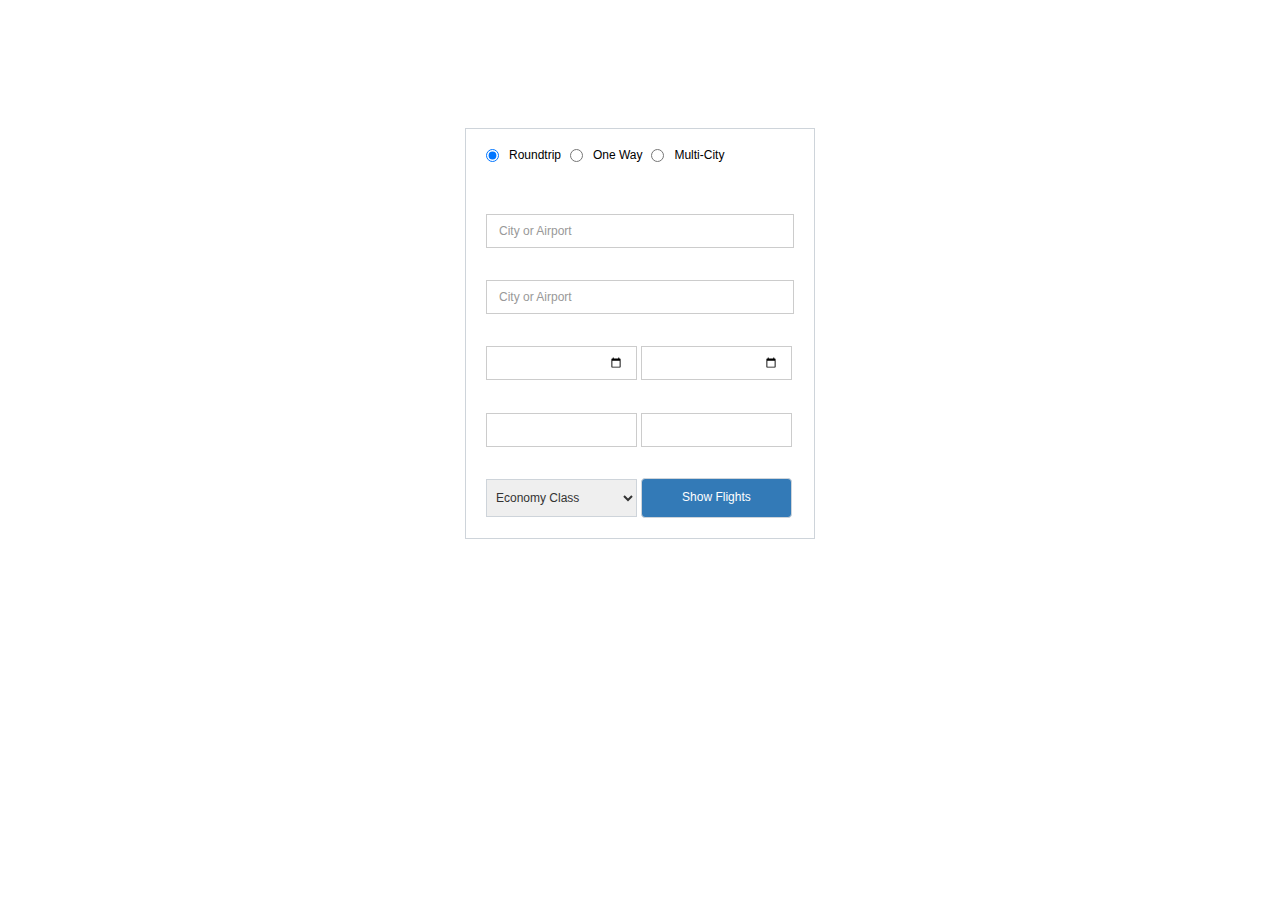
<file: airline/Untitled-1.html>
<html>

<head>
    <title>test</title>
    <meta charset="utf-8">
    <meta name="viewport" content="width=device-width, initial-scale=1">
    <link rel="stylesheet" href="https://maxcdn.bootstrapcdn.com/bootstrap/3.3.7/css/bootstrap.min.css">
    <link rel="stylesheet" href="https://cdnjs.cloudflare.com/ajax/libs/font-awesome/4.7.0/css/font-awesome.min.css">

    <script src="https://ajax.googleapis.com/ajax/libs/jquery/3.2.1/jquery.min.js"></script>
    <script src="https://maxcdn.bootstrapcdn.com/bootstrap/3.3.7/js/bootstrap.min.js"></script>
    <style>
        .booking-form-box {
            max-width: 350px;
            border: 1px solid#ced4da;
            margin: 10% auto 0;
        }
        
        .radio-btn {
            margin: 0 20px;
        }
        
        .radio-btn .btn {
            margin: 20px 10px 20px 0;
            box-shadow: none;
        }
        
        .radio-btn .btn::after {
            /* content: ''; */
            height: 15px;
            width: 15px;
            top: -2px;
            left: -2px;
            background-color: #fff;
            position: relative;
            display: inline;
            border: 3px solid #fff;
            visibility: visible;
            border-radius: 50%;
        }
        
        .radio-btn .btn:checked::after {
            /* content: ''; */
            background-color: #000;
            transition: 0.5s;
        }
        
        .radio-btn span {
            color: black;
            margin-right: 5px;
            font-size: 12px;
        }
        
        .booking-form {
            padding: 0 20px 20px;
        }
        
        .booking-form label {
            margin-bottom: 5px;
            margin-top: 10px;
            font-size: 12px;
            color: #fff;
        }
        
        input::placeholder {
            /* color: #fff !important; */
        }
        
        select {
            padding: 10px 5px;
            width: 151px;
        }
        
        .input-grp {
            width: 151px;
            display: inline-block;
        }
        
        .form-control {
            font-size: 12px !important;
            border-radius: 0 !important;
            color: #fff !important;
            /* background: transparent !important; */
            box-shadow: none !important;
        }
        
        .select-date::-webkit-inner-spin-button,
        .select-date::-webkit-outer-spin-button {
            -webkit-appearance: none;
            margin: 0;
        }
        
        .select-date::-webkit-calender-picker-indicator {
            /* background: transparent !important; */
        }
        
        .custom-select {
            /* background-color: #fff; */
            font-size: 12px;
            border: 1px solid#ced4da;
            box-shadow: none;
            border-radius: none;
            /* background: transparent; */
        }
        
        .custom-select option {
            color: #333;
        }
        
        .flight {
            width: 100%;
            font-size: 12px;
            border: 1px solid #ced4da;
            /* background: transparent; */
            box-shadow: none;
            border-radius: none;
            padding: 10px 5px;
        }
        
        .flight:hover {
            background: #fff;
            color: #000;
            transition: 0.5s;
        }
    </style>
</head>

<body>
    <div class="booking-form-box">
        <div class="radio-btn">
            <input type="radio" class="btn" name="check" checked="checked"><span>Roundtrip</span>
            <input type="radio" class="btn" name="check"><span>One Way</span>
            <input type="radio" class="btn" name="check"><span>Multi-City</span>
        </div>
        <div class="booking-form">
            <label for="">Flying from</label>
            <input type="text" class="form-control" placeholder="City or Airport">
            <label for="">Flying To</label>
            <input type="text" class="form-control" placeholder="City or Airport">

            <div class="input-grp">
                <label for="">Departing</label>
                <input type="date" name="" id="" class="form-control select-date">
            </div>
            <div class="input-grp">
                <label for="">Departing</label>
                <input type="date" name="" id="" class="form-control select-date">
            </div>

            <div class="input-grp">
                <label for="">Adults</label>
                <input type="number" name="" id="" class="form-control" value="1">
            </div>
            <div class="input-grp">
                <label for="">Children</label>
                <input type="number" name="" id="" class="form-control" value="0">
            </div>

            <div class="input-grp">
                <label for="">Travel Class</label>
                <select name="" id="" class="custom-select">
                    <option value="1">Economy Class</option>
                    <option value="2">Business Class</option>
                    <option value="1">First Class</option>
                </select>
            </div>

            <div class="input-grp">
                <button type="button" class="btn btn-primary flight">Show Flights</button>
            </div>
        </div>
    </div>
</body>

</html>
</file>
<file: airline/style.css>
a {
                        text-decoration: none;
                    }
                    
                    .vertical-center {
                        min-height: 100%;
                        min-height: 100vh;
                        display: flex;
                        align-items: center;
                        position: fixed;
                        width: 100%;
                        top: 0;
                        z-index: 1;
                    }
                    
                    .flight-booking {
                        border-radius: 15px 15px 15px 15px;
                        padding: 20px 0px;
                        background-color: hsla(0, 40%, 4%, 0.5);
                        height: 150px;
                        justify-content: center;
                        align-items: center;
                        width: 85%;
                        margin-left: 100px;
                    }
                    
                    .flight-booking div {
                        margin-left: 20px;
                        background-color: white;
                        height: 70px;
                        padding: 2px;
                        width: 200px;
                    }
                    
                    .icons {
                        flex: 2;
                        text-align: center;
                    }
                    
                    .icons i {
                        font-size: 24px;
                        height: 40px;
                        margin-top: 20px;
                        margin: 20px -5px;
                        width: 31px;
                    }
                    
                    #carousel-img {
                        height: 100vh;
                        width: 100%;
                    }
                    
                    .subheader {
                        background: linear-gradient(rgba(49, 49, 49, 0.6), rgba(63, 61, 61, 0.6)), url('images/banner.jpg');
                        text-align: center;
                        position: relative;
                        background-size: cover;
                        background-position: center;
                        background-repeat: no-repeat;
                        padding: 80px 0;
                    }
                    
                    .crumbs-holder h1 {
                        align-items: center;
                        justify-content: center;
                        margin-top: 50px;
                        font-family: 'Poppins', sans-serif;
                        font-weight: 600;
                    }
                    
                    .breadcrumb:first-child .breadcrumb-item {
                        color: white;
                    }
                    
                    .flight-listings {
                        border-bottom: 2px solid #01b7f2;
                        background: #fff;
                        padding: 0 20px;
                        display: flex;
                        align-items: center;
                        justify-content: space-between;
                    }
                    
                    .flight-listings h6 {
                        padding: 20px 0;
                    }
                    
                    .flight-listings .sort-by {
                        display: flex;
                        align-items: center;
                    }
                    
                    .nice-select .list {
                        background-color: #fff;
                        border-radius: 0px;
                        box-shadow: none;
                        box-sizing: border-box;
                        margin-top: 4px;
                        opacity: 0;
                        overflow: hidden;
                        padding: 0;
                        pointer-events: none;
                        position: absolute;
                        top: 100%;
                        left: 0;
                        right: 0;
                        transform-origin: 50% 0;
                        transform: scale(0.75) translateY(-21px);
                        transition: all 0.2s cubic-bezier(0.5, 0, 0, 1.25), opacity 0.15s ease-out;
                        z-index: 9;
                    }
                    
                    .destination-img .full-width {
                        width: 100%;
                    }
                    
                    .flights-caption {
                        background-color: #fff;
                    }
                    
                    .flights-caption .caption-details {
                        display: flex;
                        justify-content: space-between;
                    }
                    
                    .left-side i {
                        border: 1px solid #2d3e52;
                        width: 35px;
                        height: 35px;
                        border-radius: 50%;
                        display: flex;
                        align-items: center;
                        justify-content: center;
                    }
                    
                    .flight-name {
                        font-size: 17px;
                        font-family: Poppins, sans-serif;
                        font-weight: bold;
                    }
                    
                    .flight-type {
                        font-size: 11px;
                        text-transform: uppercase;
                        font-family: Poppins, sans-serif;
                        font-weight: bold;
                    }
                    
                    .price {
                        color: #7db921;
                        font-size: 20px;
                        line-height: 1;
                        display: block;
                    }
                    
                    .price small {
                        display: block;
                        color: darkblue;
                        font-size: 0.5em;
                        margin-bottom: 5px;
                        text-transform: uppercase;
                        font-weight: bold;
                    }
                    
                    .action {
                        display: flex;
                        align-items: center;
                        justify-content: space-between;
                    }
                    
                    .btn-view {
                        background: #2d3e52;
                        border-color: #2d3e52;
                        color: #fff;
                        border-radius: 50px;
                        padding: 7px 25px;
                        transition: 0.5s all;
                        font-size: 14px;
                        text-transform: uppercase
                    }
                    
                    .btn-view:hover {
                        background-color: darkblue;
                        color: white;
                    }
                    
                    .btn-book {
                        border: 1px solid darkblue;
                        border-radius: 50px;
                        color: darkblue;
                        padding: 7px 25px;
                        transition: 0.5s all;
                        font-size: 14px;
                        text-transform: uppercase;
                    }
                    
                    .btn-book:hover {
                        background-color: darkblue;
                        color: white;
                        border-color: darkblue;
                    }
                    
                    .page-item .page-link {
                        padding: 8px 20px;
                        font-size: 14px;
                        line-height: 1.5;
                        border: 2px solid #eee;
                        color: #020202;
                    }
                    
                    .page-item:first-child .page-link {
                        border-top-left-radius: 50px;
                        border-bottom-left-radius: 50px;
                    }
                    
                    .page-item:last-child .page-link {
                        border-top-right-radius: 50px;
                        border-bottom-right-radius: 50px;
                    }
                    
                    @media(max-width:768px) {
                        .flight-booking {
                            height: auto;
                            margin: 10px;
                            width: 80%;
                            margin-left: 40px;
                            padding: 10px 20px;
                        }
                        .flight-booking div {
                            margin-top: 10px;
                            height: auto;
                            width: auto;
                            margin: 10px;
                        }
                    }
</file>
